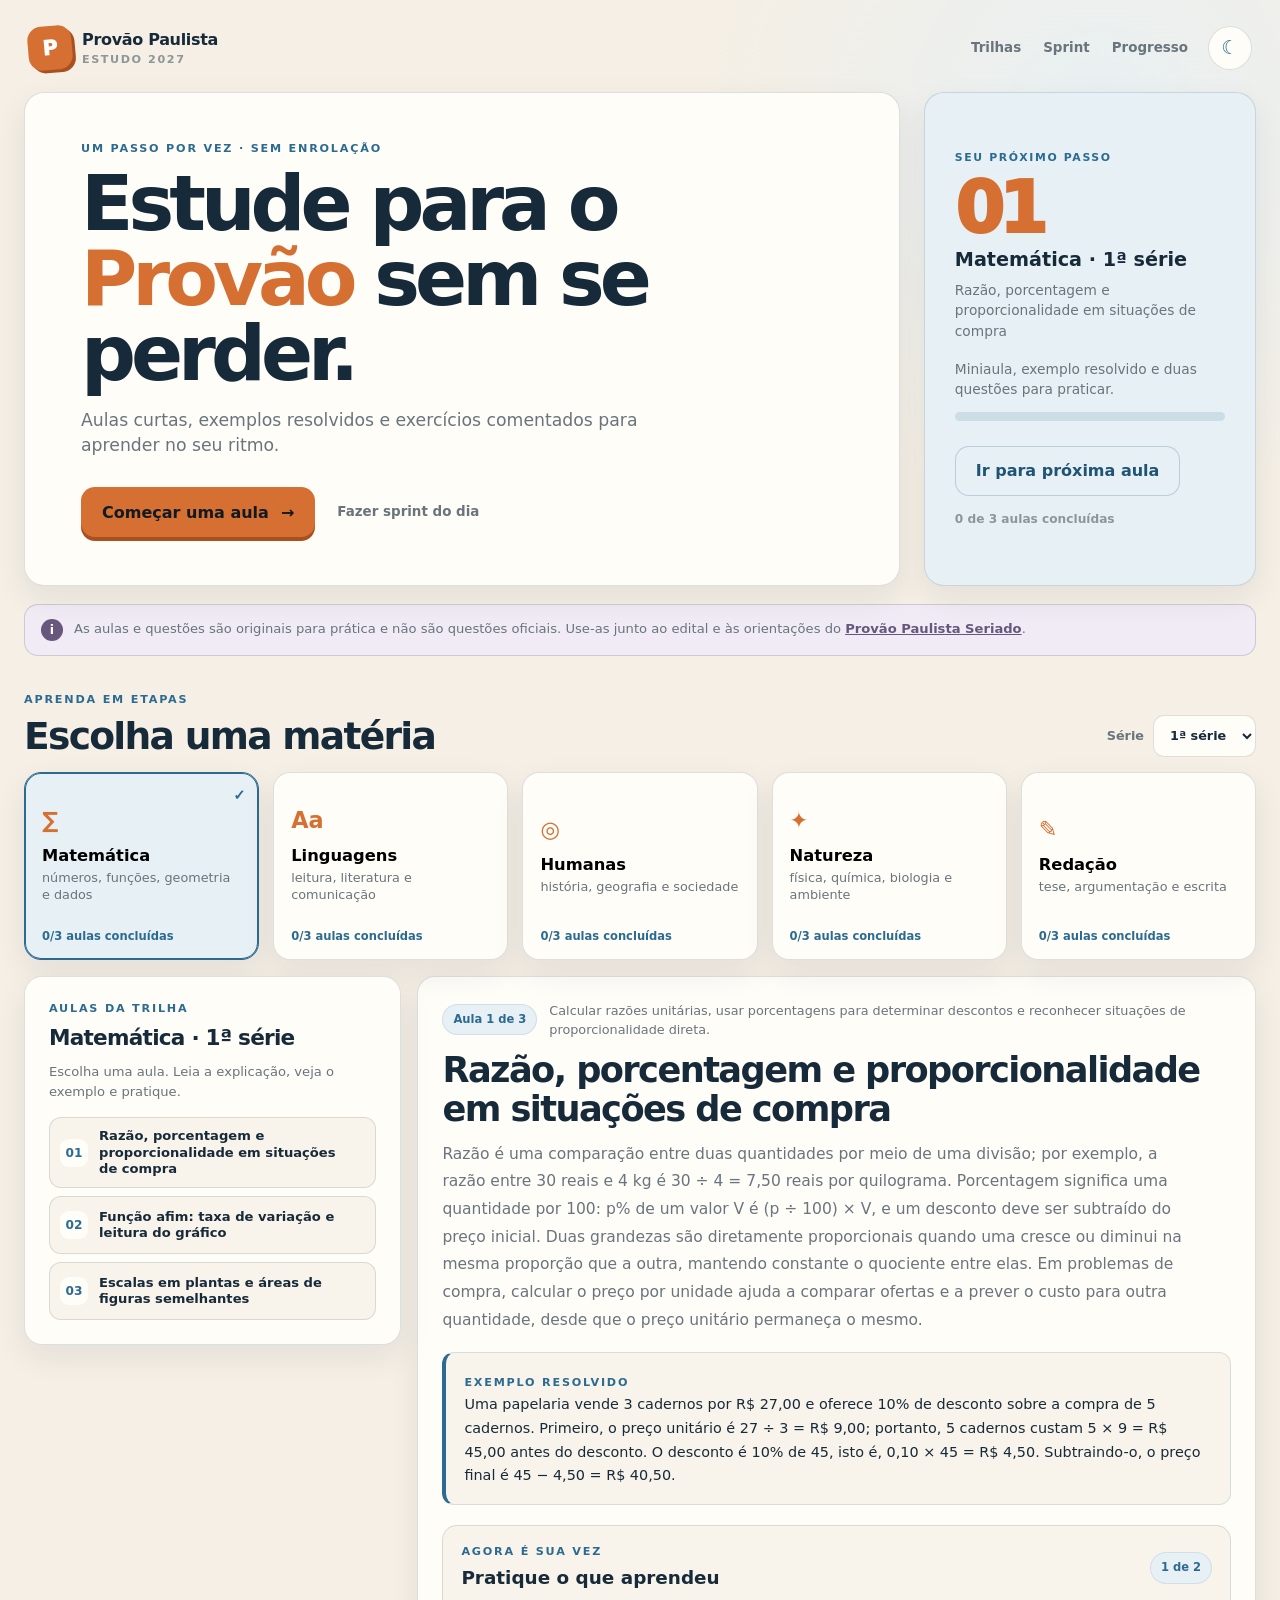
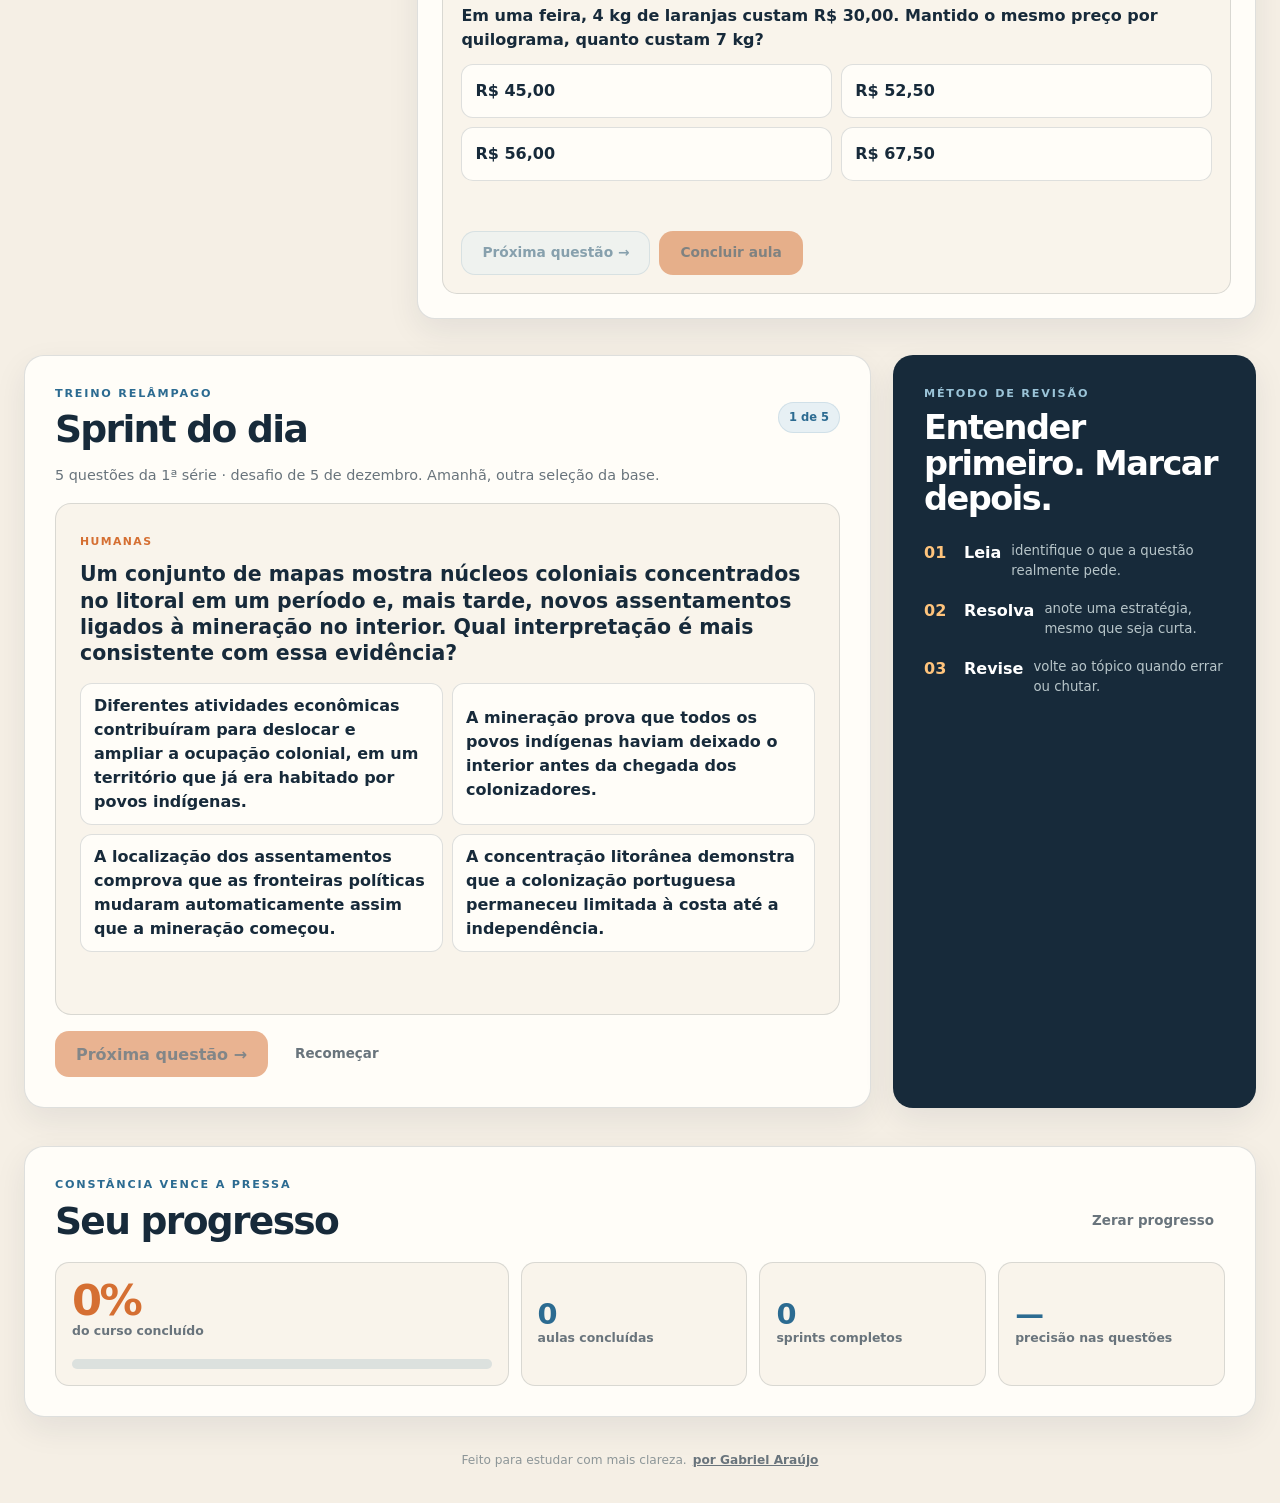
<file: index.html>
<!doctype html>
<html lang="pt-BR">
<head>
  <meta charset="utf-8">
  <meta name="viewport" content="width=device-width, initial-scale=1">
  <meta name="description" content="Aulas curtas, exemplos e exercícios comentados em Matemática, Linguagens, Humanas, Natureza e Redação.">
  <link rel="canonical" href="https://gabrielaraujo-eng.github.io/provao-paulista-2027/">
  <meta property="og:title" content="Provão Paulista 2027 · estudo em ritmo de sprint">
  <meta property="og:description" content="Aulas curtas, exemplos e exercícios comentados em Matemática, Linguagens, Humanas, Natureza e Redação.">
  <meta property="og:type" content="website">
  <meta property="og:url" content="https://gabrielaraujo-eng.github.io/provao-paulista-2027/">
  <meta property="og:image" content="https://gabrielaraujo-eng.github.io/provao-paulista-2027/public/assets/provao-paulista-2027-og.png">
  <meta property="og:image:alt" content="Provão Paulista 2027 — estudo em ritmo de sprint">
  <meta name="twitter:card" content="summary_large_image">
  <meta name="twitter:title" content="Provão Paulista 2027 · estudo em ritmo de sprint">
  <meta name="twitter:description" content="Aulas curtas, exemplos e exercícios comentados em Matemática, Linguagens, Humanas, Natureza e Redação.">
  <meta name="twitter:image" content="https://gabrielaraujo-eng.github.io/provao-paulista-2027/public/assets/provao-paulista-2027-og.png">
  <meta http-equiv="refresh" content="0; url=public/">
  <title>Provão Paulista 2027</title>
  <script>window.location.replace("public/");</script>
</head>
<body>
  <p>Abrindo o <a href="public/">Provão Paulista 2027</a>...</p>
</body>
</html>
</file>
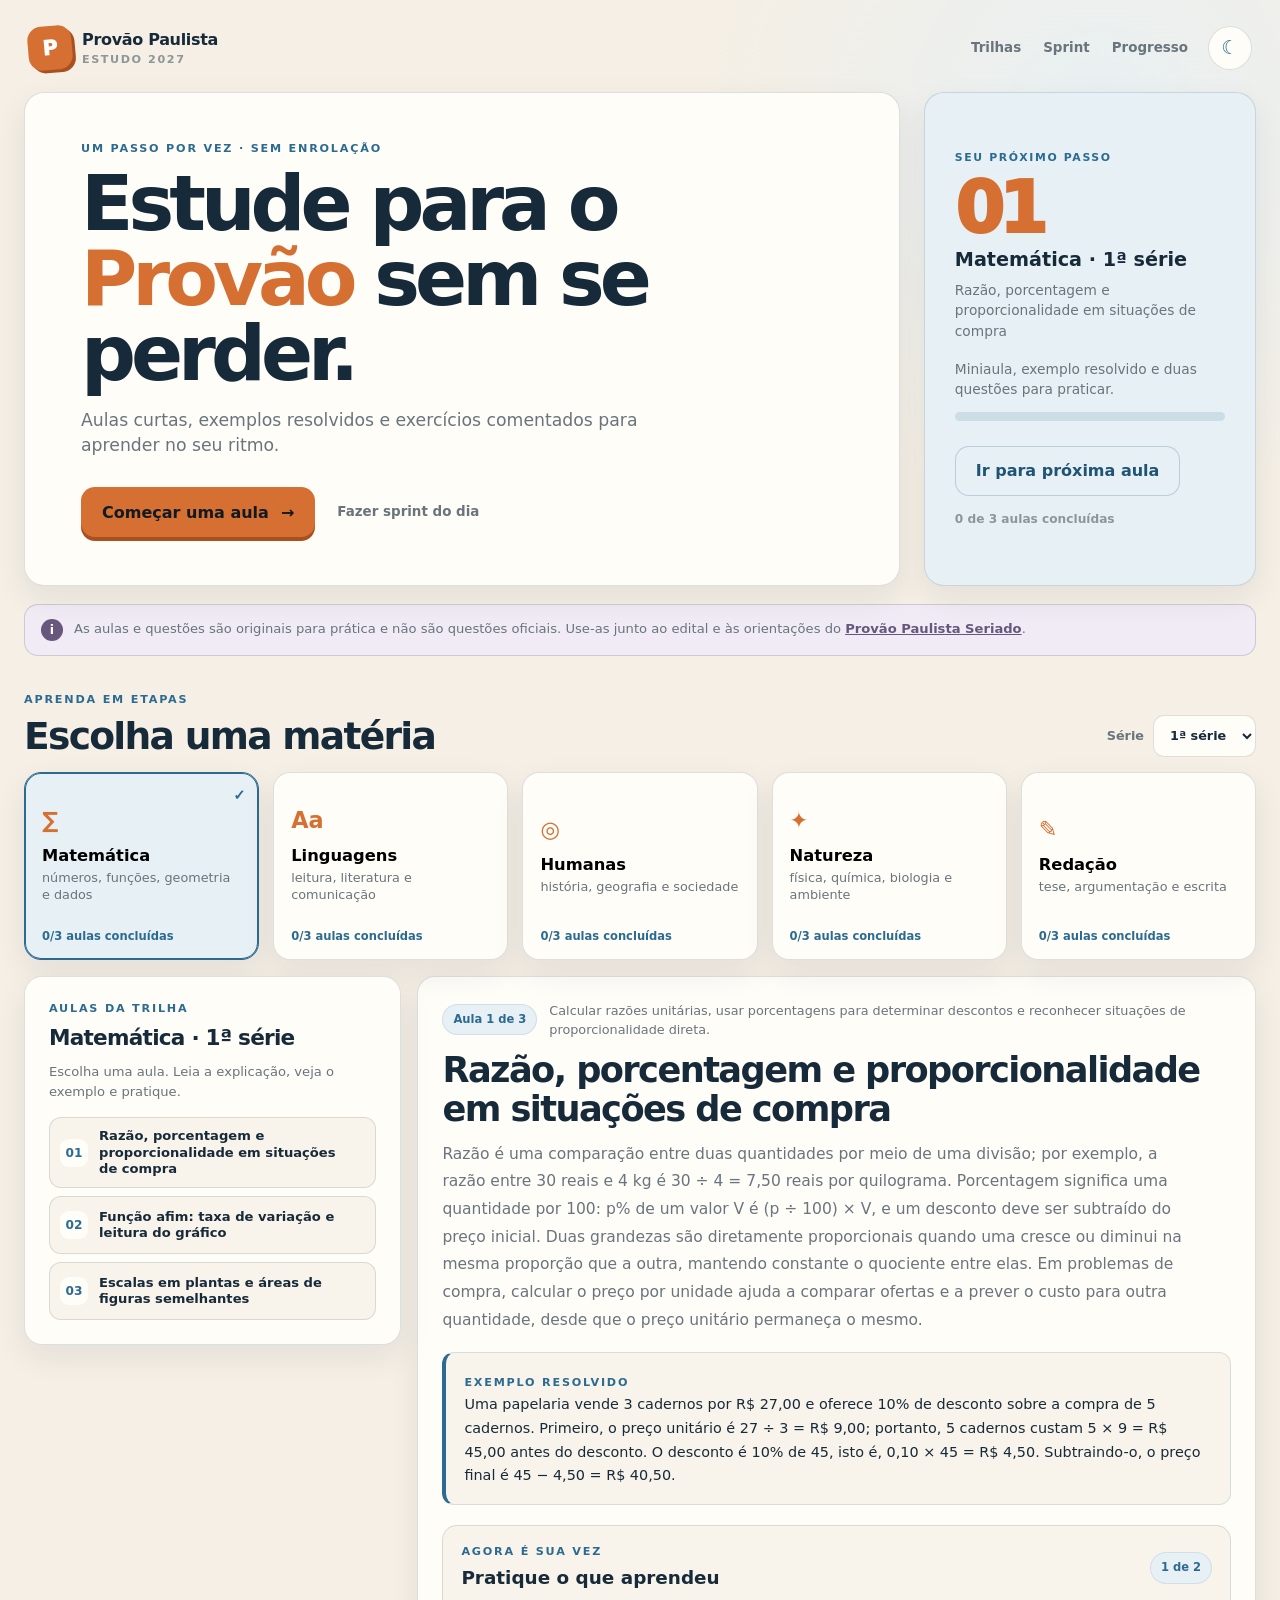
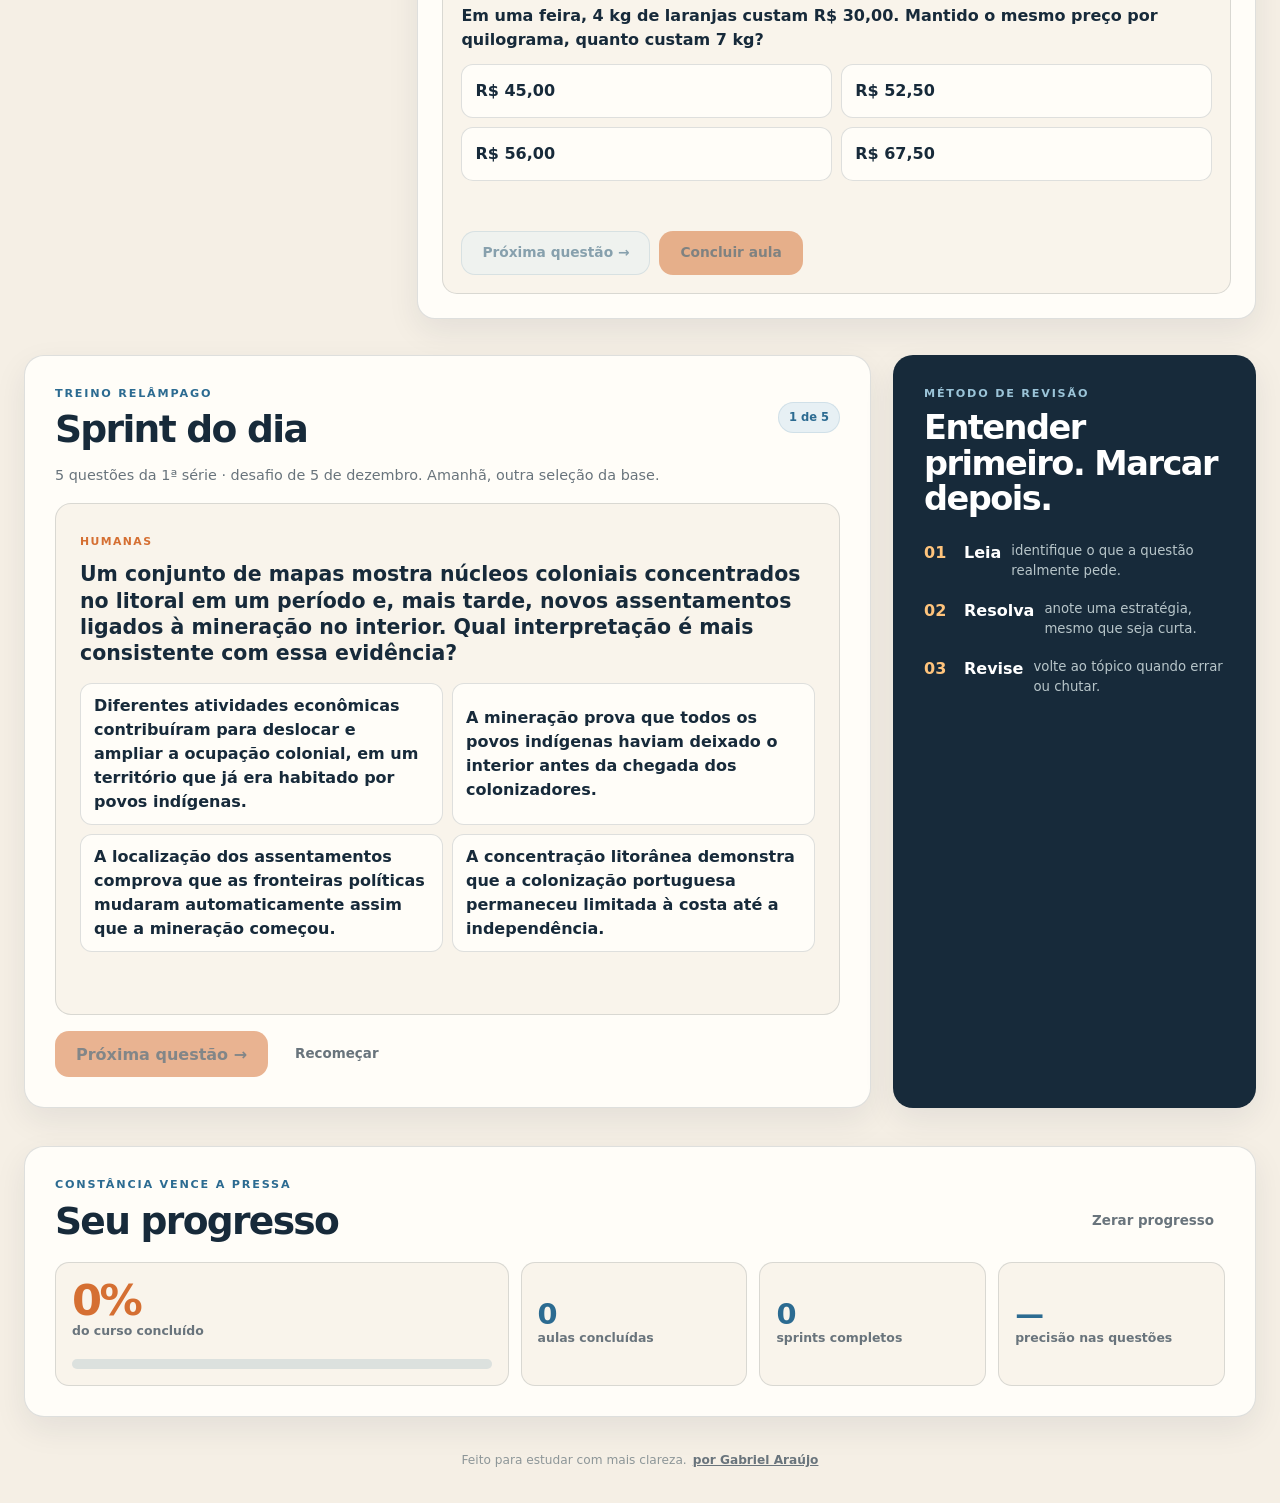
<file: public/index.html>
<!doctype html>
<html lang="pt-BR">
<head>
  <meta charset="utf-8">
  <meta name="viewport" content="width=device-width, initial-scale=1, viewport-fit=cover">
  <meta name="theme-color" content="#f5efe5">
  <meta name="description" content="Estude para o Provão Paulista 2027 com aulas por série, exemplos resolvidos, exercícios comentados e sprints diários.">
  <meta name="author" content="Gabriel Araújo">
  <meta name="robots" content="index, follow, max-image-preview:large">
  <meta name="keywords" content="Provão Paulista 2027, estudar Provão Paulista, questões Provão Paulista, revisão Ensino Médio, Matemática, redação">
  <link rel="canonical" href="https://gabrielaraujo-eng.github.io/provao-paulista-2027/">
  <link rel="alternate" hreflang="pt-BR" href="https://gabrielaraujo-eng.github.io/provao-paulista-2027/">
  <link rel="icon" type="image/svg+xml" href="assets/favicon.svg">
  <link rel="apple-touch-icon" href="assets/favicon.svg">
  <meta property="og:title" content="Provão Paulista 2027 · estudo em ritmo de sprint">
  <meta property="og:description" content="Aulas curtas, exemplos e exercícios comentados em Matemática, Linguagens, Humanas, Natureza e Redação.">
  <meta property="og:type" content="website">
  <meta property="og:url" content="https://gabrielaraujo-eng.github.io/provao-paulista-2027/">
  <meta property="og:site_name" content="Provão Paulista 2027">
  <meta property="og:locale" content="pt_BR">
  <meta property="og:image" content="https://gabrielaraujo-eng.github.io/provao-paulista-2027/assets/provao-paulista-2027-og.png">
  <meta property="og:image:alt" content="Provão Paulista 2027 — estudo em ritmo de sprint">
  <meta property="og:image:type" content="image/png">
  <meta property="og:image:width" content="1200">
  <meta property="og:image:height" content="630">
  <meta name="twitter:card" content="summary_large_image">
  <meta name="twitter:title" content="Provão Paulista 2027 · estudo em ritmo de sprint">
  <meta name="twitter:description" content="Aulas por série, exemplos resolvidos e sprints diários para estudar o Provão Paulista 2027.">
  <meta name="twitter:image" content="https://gabrielaraujo-eng.github.io/provao-paulista-2027/assets/provao-paulista-2027-og.png">
  <meta name="twitter:image:alt" content="Provão Paulista 2027 — estudo em ritmo de sprint">
  <title>Provão Paulista 2027 · estude em ritmo de sprint</title>
  <link rel="stylesheet" href="style.css">
  <script type="application/ld+json">
  {
    "@context":"https://schema.org",
    "@type":"WebSite",
    "name":"Provão Paulista 2027",
    "alternateName":"Estudo Provão Paulista",
    "url":"https://gabrielaraujo-eng.github.io/provao-paulista-2027/",
    "inLanguage":"pt-BR",
    "description":"Cursos gratuitos de Ensino Médio com aulas por série, exercícios comentados e sprints diários originais para o Provão Paulista 2027.",
    "publisher":{"@type":"Person","name":"Gabriel Araújo","url":"https://github.com/gabrielaraujo-eng"},
    "isAccessibleForFree":true,
    "educationalLevel":"Ensino Médio"
  }
  </script>
</head>
<body>
  <div class="app">
    <header class="topbar">
      <a class="brand" href="#inicio" aria-label="Voltar ao início">
        <span class="brand-mark" aria-hidden="true">P</span>
        <span><strong>Provão Paulista</strong><small>estudo 2027</small></span>
      </a>
      <nav class="nav" aria-label="Navegação principal">
        <a href="#trilhas">Trilhas</a>
        <a href="#sprint">Sprint</a>
        <a href="#progresso">Progresso</a>
      </nav>
      <button class="icon-btn" id="btn-theme" type="button" title="Ativar tema escuro" aria-label="Ativar tema escuro" aria-pressed="false">☾</button>
    </header>

    <main id="inicio">
      <section class="hero" aria-labelledby="hero-title">
        <div class="hero-copy">
          <p class="eyebrow">um passo por vez · sem enrolação</p>
          <h1 id="hero-title">Estude para o <em>Provão</em> sem se perder.</h1>
          <p class="lead">Aulas curtas, exemplos resolvidos e exercícios comentados para aprender no seu ritmo.</p>
          <div class="hero-actions">
            <a class="btn btn-primary" href="#trilhas">Começar uma aula <span>→</span></a>
            <a class="text-link" href="#sprint">Fazer sprint do dia</a>
          </div>
        </div>
        <aside class="focus-card" aria-label="Seu foco de hoje">
          <div class="focus-label">seu próximo passo</div>
          <div class="focus-number" id="focus-number">01</div>
          <strong id="focus-title">Escolha uma trilha</strong>
          <p id="focus-topic">Selecione uma trilha para ver o próximo tópico.</p>
          <p id="focus-text">Um tópico por vez já faz diferença.</p>
          <div class="mini-progress" role="progressbar" aria-label="Progresso da trilha" aria-valuemin="0" aria-valuemax="100" aria-valuenow="0"><i id="focus-bar"></i></div>
          <button class="btn btn-secondary" id="btn-go-lesson" type="button">Ir para próxima aula</button>
          <p class="focus-meta" id="focus-meta">0 tópicos concluídos</p>
        </aside>
      </section>

      <section class="notice" aria-label="Aviso sobre o conteúdo">
        <span class="notice-mark">i</span>
        <p>As aulas e questões são originais para prática e não são questões oficiais. Use-as junto ao edital e às orientações do <a href="https://provaopaulistaseriado.vunesp.com.br/" target="_blank" rel="noreferrer">Provão Paulista Seriado</a>.</p>
      </section>

      <section class="section" id="trilhas" aria-labelledby="trilhas-title">
        <div class="section-head"><div><p class="eyebrow">aprenda em etapas</p><h2 id="trilhas-title">Escolha uma matéria</h2></div><label class="series-select">Série <select id="series-select"><option value="1">1ª série</option><option value="2">2ª série</option><option value="3">3ª série</option></select></label></div>
        <div class="tracks" id="tracks" role="group" aria-label="Trilhas de estudo"></div>
        <div class="course-shell" id="course-shell">
          <aside class="course-list" aria-labelledby="course-list-title">
            <p class="eyebrow">aulas da trilha</p>
            <h3 id="course-list-title">Carregando aulas...</h3>
            <p class="course-list-intro">Escolha uma aula. Leia a explicação, veja o exemplo e pratique.</p>
            <div class="lesson-list" id="lesson-list"></div>
          </aside>
          <article class="lesson-view" aria-labelledby="lesson-title">
            <div class="lesson-heading">
              <span class="pill" id="lesson-position">Aula 1</span>
              <span class="lesson-objective" id="lesson-objective">Preparando seu curso...</span>
            </div>
            <h3 id="lesson-title" tabindex="-1">Carregando conteúdo...</h3>
            <div class="lesson-copy" id="lesson-copy"></div>
            <div class="worked-example"><span class="eyebrow">exemplo resolvido</span><p id="lesson-example"></p></div>
            <div class="lesson-practice">
              <div class="lesson-practice-heading"><div><p class="eyebrow">agora é sua vez</p><h4 id="practice-title">Pratique o que aprendeu</h4></div><span class="pill" id="practice-count">1 de 2</span></div>
              <p class="practice-prompt" id="practice-prompt"></p>
              <div class="answers" id="lesson-answers"></div>
              <p class="feedback" id="lesson-feedback" role="status" aria-live="polite"></p>
              <div class="lesson-actions"><button class="btn btn-secondary" id="btn-lesson-next" type="button" disabled>Próxima questão →</button><button class="btn btn-primary" id="btn-lesson-done" type="button" disabled>Concluir aula</button></div>
            </div>
          </article>
        </div>
        <noscript><p>Ative o JavaScript para carregar as aulas e os exercícios interativos de Matemática, Linguagens, Humanas, Natureza e Redação para a série escolhida.</p></noscript>
      </section>

      <section class="section split" id="sprint" aria-labelledby="sprint-title">
        <div class="sprint-panel">
          <div class="section-head compact"><div><p class="eyebrow">treino relâmpago</p><h2 id="sprint-title">Sprint do dia</h2></div><span class="pill" id="question-count">1 de 5</span></div>
          <p class="sprint-intro" id="sprint-intro">Cinco questões diferentes a cada dia, selecionadas da matéria da série escolhida.</p>
          <div class="question-card" id="question-card">
            <span class="question-area" id="question-area">Matemática</span>
            <h3 id="question-text">Carregando questão...</h3>
            <div class="answers" id="answers"></div>
            <p class="feedback" id="feedback" role="status" aria-live="polite"></p>
          </div>
          <div class="sprint-footer"><button class="btn btn-primary" id="btn-next" type="button" disabled>Próxima questão <span>→</span></button><button class="text-btn" id="btn-reset-sprint" type="button">Recomeçar</button></div>
        </div>
        <aside class="method-card">
          <p class="eyebrow">método de revisão</p>
          <h2>Entender primeiro. Marcar depois.</h2>
          <ol><li><b>Leia</b><span>identifique o que a questão realmente pede.</span></li><li><b>Resolva</b><span>anote uma estratégia, mesmo que seja curta.</span></li><li><b>Revise</b><span>volte ao tópico quando errar ou chutar.</span></li></ol>
        </aside>
      </section>

      <section class="section progress-section" id="progresso" aria-labelledby="progress-title">
        <div class="section-head"><div><p class="eyebrow">constância vence a pressa</p><h2 id="progress-title">Seu progresso</h2></div><button class="text-btn" id="btn-clear" type="button">Zerar progresso</button></div>
        <div class="progress-grid"><div class="progress-total"><strong id="progress-percent">0%</strong><span>do curso concluído</span><div class="big-progress"><i id="progress-bar"></i></div></div><div class="stat"><strong id="stat-done">0</strong><span>aulas concluídas</span></div><div class="stat"><strong id="stat-sprints">0</strong><span>sprints completos</span></div><div class="stat"><strong id="stat-accuracy">—</strong><span>precisão nas questões</span></div></div>
      </section>
    </main>

    <footer><span>Feito para estudar com mais clareza.</span><a href="https://github.com/gabrielaraujo-eng" target="_blank" rel="noreferrer">por Gabriel Araújo</a></footer>
  </div>
  <div class="toast" id="toast" role="status" aria-live="polite"></div>
  <script src="script.js"></script>
</body>
</html>
</file>
<file: public/style.css>
:root {
  color-scheme: light;
  --bg: #f5efe5;
  --paper: #fffdf8;
  --paper-2: #f9f4eb;
  --ink: #172a3a;
  --muted: #69747c;
  --soft: #8d9698;
  --line: rgba(23, 42, 58, .14);
  --blue: #2c6b91;
  --blue-dark: #1f5475;
  --orange: #d56f32;
  --orange-hover: #e48447;
  --orange-dark: #a95023;
  --button-ink: #111a22;
  --green: #287957;
  --red: #a44244;
  --violet: #67577d;
  --shadow: 0 12px 32px rgba(23, 42, 58, .08);
  --shadow-hover: 0 16px 34px rgba(23, 42, 58, .13);
  --radius: 20px;
}

* { box-sizing: border-box; }
html { scroll-behavior: smooth; scroll-padding-top: 18px; }
body {
  min-width: 320px;
  margin: 0;
  background: radial-gradient(circle at 86% 4%, rgba(231, 240, 244, .9), transparent 25rem), var(--bg);
  color: var(--ink);
  font: 16px/1.5 Inter, ui-sans-serif, system-ui, -apple-system, "Segoe UI", sans-serif;
  -webkit-font-smoothing: antialiased;
}
a { color: inherit; }
button, select { font: inherit; }
button { -webkit-tap-highlight-color: transparent; }
.app { width: min(calc(100% - 48px), 1240px); margin: auto; padding: 26px 0 34px; }
.topbar { display: flex; align-items: center; gap: 20px; margin: 0 4px 22px; }
.brand { display: flex; align-items: center; gap: 10px; margin-right: auto; text-decoration: none; }
.brand-mark {
  display: grid; width: 44px; height: 44px; place-items: center; border-radius: 14px;
  background: var(--orange); color: #fff; font-size: 1.28rem; font-weight: 950;
  transform: rotate(-5deg); box-shadow: 3px 3px 0 var(--orange-dark);
}
.brand strong, .brand small { display: block; }
.brand strong { font-size: 1rem; letter-spacing: -.02em; }
.brand small { color: var(--soft); font-size: .7rem; font-weight: 800; letter-spacing: .14em; text-transform: uppercase; }
.nav { display: flex; gap: 22px; }
.nav a, .text-link, .text-btn { color: var(--muted); font-size: .84rem; font-weight: 800; text-decoration: none; }
.nav a:hover, .text-link:hover, .text-btn:hover { color: var(--blue); }
.icon-btn {
  display: grid; width: 44px; height: 44px; place-items: center; border: 1px solid var(--line);
  border-radius: 50%; background: var(--paper); color: var(--blue); font-size: 1.2rem; cursor: pointer;
  transition: transform .18s ease, background .18s ease, border-color .18s ease;
}
.icon-btn:hover { transform: rotate(-8deg); border-color: var(--blue); background: #e7f0f4; }
.hero { display: grid; grid-template-columns: minmax(0, 1.45fr) minmax(310px, .55fr); gap: 24px; }
.hero-copy, .focus-card, .sprint-panel, .method-card, .progress-section {
  border: 1px solid var(--line); border-radius: var(--radius); background: var(--paper); box-shadow: var(--shadow);
}
.hero-copy { display: flex; min-height: 340px; flex-direction: column; justify-content: center; padding: 48px 56px; }
.eyebrow { margin: 0 0 8px; color: var(--blue); font-size: .7rem; font-weight: 900; letter-spacing: .16em; text-transform: uppercase; }
.hero h1 { max-width: 720px; margin: 0 0 16px; font-size: clamp(2.6rem, 6vw, 4.8rem); line-height: .98; letter-spacing: -.065em; }
.hero h1 em { color: var(--orange); font-style: normal; }
.lead { max-width: 590px; margin: 0; color: var(--muted); font-size: 1.08rem; }
.hero-actions { display: flex; align-items: center; gap: 22px; margin-top: 28px; }
.btn {
  display: inline-flex; min-height: 50px; align-items: center; justify-content: center; gap: 12px;
  padding: 12px 20px; border: 1px solid transparent; border-radius: 14px; cursor: pointer;
  font-weight: 850; line-height: 1.2; text-align: center; text-decoration: none;
  transition: transform .16s ease, box-shadow .16s ease, background .16s ease, border-color .16s ease;
}
.btn-primary { background: var(--orange); color: var(--button-ink); box-shadow: 0 4px 0 var(--orange-dark); }
.btn-primary:hover:not(:disabled) { transform: translateY(-2px); background: var(--orange-hover); box-shadow: 0 6px 0 var(--orange-dark), 0 10px 20px rgba(169, 80, 35, .16); }
.btn-secondary { border-color: rgba(44, 107, 145, .25); background: #e7f0f4; color: var(--blue-dark); }
.btn-secondary:hover:not(:disabled) { transform: translateY(-2px); border-color: var(--blue); background: #dcebf1; }
.btn:active:not(:disabled) { transform: translateY(1px); box-shadow: none; }
.btn:disabled { cursor: not-allowed; opacity: .52; box-shadow: none; }
.focus-card { display: flex; min-height: 340px; flex-direction: column; justify-content: center; padding: 30px; background: #e7f0f4; }
.focus-label { color: var(--blue); font-size: .68rem; font-weight: 900; letter-spacing: .15em; text-transform: uppercase; }
.focus-number { margin: 7px 0 2px; color: var(--orange); font-size: 4.4rem; font-weight: 950; line-height: 1; letter-spacing: -.08em; }
.focus-card strong { font-size: 1.2rem; }
.focus-card p { margin: 5px 0 12px; color: var(--muted); font-size: .86rem; }
.focus-card .focus-meta { margin: 0; color: var(--soft); font-size: .76rem; font-weight: 750; }
.focus-card .btn { align-self: flex-start; margin: 16px 0 14px; }
.mini-progress, .big-progress { height: 9px; overflow: hidden; border-radius: 99px; background: rgba(44, 107, 145, .14); }
.mini-progress { margin: 0 0 9px; }
.mini-progress i, .big-progress i { display: block; width: 0; height: 100%; border-radius: inherit; background: var(--blue); transition: width .35s ease; }
.notice { display: flex; align-items: flex-start; gap: 11px; margin: 18px 0 34px; padding: 14px 16px; border: 1px solid rgba(103, 87, 125, .24); border-radius: 14px; background: #f0ebf4; color: var(--muted); font-size: .82rem; }
.notice p { margin: 0; }
.notice a { color: var(--violet); font-weight: 800; }
.notice-mark { display: grid; width: 22px; height: 22px; flex: 0 0 auto; place-items: center; border-radius: 50%; background: var(--violet); color: #fff; font-size: .78rem; font-weight: 900; }
.section { margin-top: 36px; }
.section-head { display: flex; align-items: flex-end; justify-content: space-between; gap: 16px; margin-bottom: 15px; }
.section-head h2, .method-card h2 { margin: 0; font-size: clamp(1.6rem, 3vw, 2.35rem); line-height: 1.05; letter-spacing: -.045em; }
.series-select { display: flex; align-items: center; gap: 9px; color: var(--muted); font-size: .8rem; font-weight: 800; }
.series-select select { min-height: 42px; padding: 8px 12px; border: 1px solid var(--line); border-radius: 11px; background: var(--paper); color: var(--ink); font-weight: 800; cursor: pointer; }
.tracks { display: grid; grid-template-columns: repeat(5, 1fr); gap: 14px; }
.track {
  position: relative; min-height: 188px; padding: 19px 17px 42px; border: 1px solid var(--line); border-radius: 17px;
  background: var(--paper); box-shadow: var(--shadow); cursor: pointer; text-align: left;
  transition: transform .17s ease, border-color .17s ease, box-shadow .17s ease, background .17s ease;
}
.track:hover { transform: translateY(-3px); border-color: rgba(44, 107, 145, .55); box-shadow: var(--shadow-hover); }
.track.selected { border-color: var(--blue); background: #e7f0f4; box-shadow: inset 0 0 0 1px var(--blue), var(--shadow); }
.track[aria-pressed="true"]:after { position: absolute; top: 12px; right: 13px; color: var(--blue); content: "✓"; font-size: .9rem; font-weight: 950; }
.track-icon { color: var(--orange); font-size: 1.4rem; font-weight: 850; }
.track h3 { margin: 9px 0 4px; font-size: 1.02rem; line-height: 1.1; }
.track p { margin: 0; color: var(--muted); font-size: .8rem; line-height: 1.38; }
.track .track-count { position: absolute; bottom: 13px; left: 17px; color: var(--blue); font-size: .72rem; font-weight: 850; }
.split { display: grid; grid-template-columns: minmax(0, 1.4fr) minmax(300px, .6fr); gap: 22px; }
.sprint-panel, .method-card, .progress-section { padding: 30px; }
.section-head.compact { align-items: center; }
.pill { padding: 6px 10px; border: 1px solid rgba(44, 107, 145, .12); border-radius: 999px; background: #e7f0f4; color: var(--blue); font-size: .72rem; font-weight: 900; white-space: nowrap; }
.sprint-intro { margin: 0 0 17px; color: var(--muted); font-size: .9rem; }
.question-card { padding: 24px; border: 1px solid var(--line); border-radius: 16px; background: var(--paper-2); }
.question-area { color: var(--orange); font-size: .68rem; font-weight: 900; letter-spacing: .13em; text-transform: uppercase; }
.question-card h3 { min-height: 52px; margin: 9px 0 17px; font-size: 1.28rem; line-height: 1.28; }
.answers { display: grid; grid-template-columns: repeat(2, minmax(0, 1fr)); gap: 9px; }
.answer {
  min-height: 54px; padding: 10px 13px; border: 1px solid var(--line); border-radius: 12px;
  background: var(--paper); color: var(--ink); cursor: pointer; font-weight: 750; text-align: left;
  transition: transform .15s ease, border-color .15s ease, background .15s ease, box-shadow .15s ease;
}
.answer:hover:not(:disabled) { transform: translateY(-1px); border-color: var(--blue); box-shadow: 0 4px 12px rgba(44, 107, 145, .1); }
.answer.correct { border-color: var(--green); background: #e4f2e9; color: #1d6246; }
.answer.wrong { border-color: #b84f50; background: #f7e7e5; color: var(--red); }
.answer:disabled { cursor: default; }
.feedback { min-height: 25px; margin: 13px 0 0; font-size: .86rem; font-weight: 800; }
.feedback.good { color: var(--green); }
.feedback.bad { color: var(--red); }
.sprint-footer { display: flex; align-items: center; gap: 16px; margin-top: 16px; }
.sprint-footer .btn { min-height: 46px; }
.text-btn { min-height: 42px; padding: 8px 10px; border: 1px solid transparent; border-radius: 10px; background: transparent; cursor: pointer; }
.text-btn:hover { border-color: var(--line); background: rgba(255, 253, 248, .7); }
.method-card { background: var(--ink); color: #fff; }
.method-card .eyebrow { color: #9bc4d8; }
.method-card h2 { max-width: 310px; margin-bottom: 25px; color: #fff; font-size: 2.1rem; }
.method-card ol { display: grid; gap: 18px; margin: 0; padding: 0; counter-reset: method; list-style: none; }
.method-card li { display: grid; grid-template-columns: 30px max-content minmax(0, 1fr); gap: 10px; counter-increment: method; }
.method-card li:before { color: #ffc47c; content: counter(method, decimal-leading-zero); font-weight: 900; }
.method-card li b, .method-card li span { display: block; min-width: 0; }
.method-card li span { color: #b8c6ca; font-size: .83rem; }
.progress-section { margin-top: 38px; }
.progress-section .section-head { margin-bottom: 20px; }
.progress-grid { display: grid; grid-template-columns: 2fr repeat(3, 1fr); align-items: stretch; gap: 12px; }
.progress-total, .stat { padding: 16px; border: 1px solid var(--line); border-radius: 14px; background: var(--paper-2); }
.progress-total strong { display: block; color: var(--orange); font-size: 2.7rem; line-height: 1; letter-spacing: -.06em; }
.progress-total span, .stat span { display: block; color: var(--muted); font-size: .78rem; font-weight: 750; }
.big-progress { height: 10px; margin-top: 18px; }
.stat { display: flex; flex-direction: column; justify-content: center; }
.stat strong { color: var(--blue); font-size: 1.8rem; line-height: 1; }
footer { display: flex; justify-content: center; gap: 6px; margin-top: 34px; color: var(--soft); font-size: .76rem; }
footer a { color: var(--muted); font-weight: 800; }
.toast { position: fixed; z-index: 5; right: 18px; bottom: 22px; max-width: min(420px, calc(100% - 36px)); padding: 12px 16px; transform: translateY(14px); border-radius: 12px; background: var(--ink); color: #fff; font-size: .84rem; font-weight: 750; opacity: 0; pointer-events: none; box-shadow: 0 8px 24px rgba(23, 42, 58, .2); transition: opacity .2s ease, transform .2s ease; }
.toast.show { transform: translateY(0); opacity: 1; }
:focus-visible { outline: 3px solid var(--orange); outline-offset: 4px; }
::selection { background: #c5dce6; color: var(--ink); }

@media (max-width: 900px) {
  .hero, .split { grid-template-columns: 1fr; }
  .hero-copy, .focus-card { min-height: auto; }
  .focus-card { padding: 26px; }
  .tracks { grid-template-columns: repeat(3, 1fr); }
  .progress-grid { grid-template-columns: repeat(3, 1fr); }
  .progress-total { grid-column: 1 / -1; }
}
@media (max-width: 600px) {
  html { scroll-padding-top: 12px; }
  .app { width: min(calc(100% - 16px), 520px); padding: 10px 0 calc(22px + env(safe-area-inset-bottom)); }
  .topbar { flex-wrap: wrap; gap: 8px; margin: 0 4px 16px; }
  .brand { width: calc(100% - 54px); }
  .icon-btn { order: 2; }
  .nav { order: 3; width: 100%; justify-content: space-between; gap: 8px; padding-top: 9px; border-top: 1px solid var(--line); }
  .nav a { padding: 5px 2px; font-size: .76rem; }
  .hero { gap: 12px; }
  .hero-copy { padding: 28px 19px; }
  .hero h1 { font-size: clamp(2.5rem, 13vw, 3.7rem); }
  .lead { font-size: .98rem; }
  .hero-actions { align-items: stretch; flex-direction: column; gap: 10px; margin-top: 22px; }
  .hero-actions .btn { width: 100%; }
  .focus-card { padding: 20px; }
  .focus-number { font-size: 3.8rem; }
  .notice { margin: 14px 0 28px; padding: 12px; font-size: .78rem; }
  .section { margin-top: 28px; }
  .section-head { align-items: flex-start; flex-direction: column; }
  .section-head .series-select { align-self: stretch; justify-content: space-between; }
  .tracks { grid-template-columns: repeat(2, minmax(0, 1fr)); gap: 8px; }
  .track { min-height: 154px; padding: 14px 12px 40px; }
  .track h3 { font-size: .92rem; }
  .track p { font-size: .74rem; }
  .track .track-count { bottom: 10px; left: 12px; font-size: .68rem; }
  .split { gap: 12px; }
  .sprint-panel, .method-card, .progress-section { padding: 17px; }
  .section-head.compact { align-items: flex-start; flex-direction: row; }
  .section-head.compact h2 { font-size: 1.65rem; }
  .pill { margin-top: 4px; }
  .question-card { padding: 15px; }
  .question-card h3 { min-height: 0; font-size: 1.05rem; }
  .answers { gap: 7px; }
  .answer { min-height: 58px; padding: 9px; font-size: .84rem; }
  .sprint-footer { align-items: stretch; flex-direction: column; gap: 8px; }
  .sprint-footer .btn { width: 100%; }
  .text-btn { min-height: 44px; }
  .progress-grid { grid-template-columns: repeat(2, minmax(0, 1fr)); gap: 8px; }
  .progress-total { grid-column: 1 / -1; }
  .stat { min-height: 82px; padding: 13px; }
  .stat strong { font-size: 1.55rem; }
  footer { align-items: center; flex-direction: column; }
  .toast { right: 12px; bottom: calc(12px + env(safe-area-inset-bottom)); max-width: calc(100% - 24px); }
}
@media (prefers-reduced-motion: reduce) {
  *, *::before, *::after { scroll-behavior: auto !important; transition-duration: .01ms !important; animation-duration: .01ms !important; animation-iteration-count: 1 !important; }
}


/* A camada de curso mantém a identidade do site e dá espaço ao conteúdo didático. */
.course-shell {
  display: grid;
  grid-template-columns: minmax(250px, .72fr) minmax(0, 1.6fr);
  gap: 16px;
  margin-top: 16px;
  align-items: start;
}
.course-list, .lesson-view {
  min-width: 0;
  padding: 24px;
  border: 1px solid var(--line);
  border-radius: 18px;
  background: var(--paper);
  box-shadow: var(--shadow);
}
.course-list { position: sticky; top: 16px; }
.course-list .eyebrow { margin-bottom: 5px; }
.course-list h3 { margin: 0; font-size: 1.35rem; letter-spacing: -.035em; }
.course-list-intro { margin: 7px 0 16px; color: var(--muted); font-size: .82rem; }
.lesson-list { display: grid; gap: 8px; }
.lesson-link {
  display: grid;
  width: 100%;
  grid-template-columns: 30px minmax(0, 1fr) 20px;
  align-items: center;
  gap: 9px;
  min-height: 58px;
  padding: 10px;
  border: 1px solid var(--line);
  border-radius: 12px;
  background: var(--paper-2);
  color: var(--ink);
  cursor: pointer;
  text-align: left;
  transition: background .15s ease, border-color .15s ease, transform .15s ease;
}
.lesson-link:hover { transform: translateX(2px); border-color: var(--blue); }
.lesson-link[aria-current="true"] { border-color: var(--blue); background: #e7f0f4; box-shadow: inset 0 0 0 1px var(--blue); }
.lesson-link .lesson-index { display: grid; width: 28px; height: 28px; place-items: center; border-radius: 9px; background: var(--paper); color: var(--blue); font-size: .76rem; font-weight: 900; }
.lesson-link .lesson-link-title { font-size: .82rem; font-weight: 800; line-height: 1.25; }
.lesson-link .lesson-check { color: var(--green); font-weight: 950; }
.lesson-heading { display: flex; align-items: center; gap: 12px; margin-bottom: 11px; }
.lesson-objective { color: var(--muted); font-size: .8rem; }
.lesson-view > h3 { margin: 0 0 12px; font-size: clamp(1.55rem, 3vw, 2.2rem); line-height: 1.12; letter-spacing: -.045em; }
.lesson-copy { max-width: 75ch; color: var(--muted); font-size: .97rem; line-height: 1.78; white-space: pre-line; }
.worked-example { margin-top: 18px; padding: 16px 18px; border: 1px solid rgba(44, 107, 145, .16); border-left: 4px solid var(--blue); border-radius: 12px; background: var(--paper-2); }
.worked-example .eyebrow { margin-bottom: 5px; }
.worked-example p { margin: 0; color: var(--ink); font-size: .9rem; line-height: 1.65; white-space: pre-line; }
.lesson-practice { margin-top: 20px; padding: 18px; border: 1px solid var(--line); border-radius: 15px; background: var(--paper-2); }
.lesson-practice-heading { display: flex; align-items: center; justify-content: space-between; gap: 12px; margin-bottom: 12px; }
.lesson-practice-heading .eyebrow { margin-bottom: 3px; }
.lesson-practice-heading h4 { margin: 0; font-size: 1.15rem; }
.practice-prompt { margin: 0 0 12px; font-weight: 750; line-height: 1.5; }
.lesson-actions { display: flex; flex-wrap: wrap; gap: 9px; margin-top: 12px; }
.lesson-actions .btn { min-height: 44px; font-size: .86rem; }
.lesson-empty { padding: 14px; border: 1px dashed var(--line); border-radius: 12px; color: var(--muted); font-size: .86rem; }
.course-error { color: var(--red); font-weight: 750; }
body.dark-theme {
  color-scheme: dark;
  --bg: #111a22;
  --paper: #1b2832;
  --paper-2: #17232c;
  --ink: #edf2f3;
  --muted: #bac5cb;
  --soft: #9baab1;
  --line: rgba(221, 234, 240, .16);
  --blue: #82bdd9;
  --blue-dark: #aed7e9;
  --orange: #f09b63;
  --orange-hover: #ffae7b;
  --orange-dark: #9d4f28;
  --button-ink: #111a22;
  --green: #8ad0aa;
  --red: #ff9b9c;
  --violet: #c6addf;
  --shadow: 0 12px 32px rgba(0, 0, 0, .22);
  --shadow-hover: 0 16px 34px rgba(0, 0, 0, .34);
  background: radial-gradient(circle at 86% 4%, rgba(53, 91, 109, .34), transparent 26rem), var(--bg);
}
body.dark-theme .focus-card, body.dark-theme .track.selected, body.dark-theme .lesson-link[aria-current="true"] { background: #243946; }
body.dark-theme .notice { border-color: rgba(198, 173, 223, .28); background: #2c2634; }
body.dark-theme .notice-mark { background: #715f87; }
body.dark-theme .btn-secondary { border-color: rgba(130, 189, 217, .25); background: #263b48; color: #d6edf7; }
body.dark-theme .btn-secondary:hover:not(:disabled) { background: #304a59; }
body.dark-theme .answer.correct { background: #203d31; color: #a9e1c2; }
body.dark-theme .answer.wrong { background: #462b2d; color: #ffc0c0; }
body.dark-theme .method-card { background: #0b1218; }
body.dark-theme .worked-example { border-color: rgba(130, 189, 217, .2); }
body.dark-theme .pill { border-color: rgba(130, 189, 217, .2); background: #263b48; color: #b8dced; }
@media (max-width: 900px) {
  .course-shell { grid-template-columns: 1fr; }
  .course-list { position: static; }
  .lesson-list { grid-template-columns: repeat(2, minmax(0, 1fr)); }
}
@media (max-width: 600px) {
  .course-list, .lesson-view { padding: 16px; }
  .lesson-list { grid-template-columns: 1fr; }
  .lesson-heading { align-items: flex-start; flex-direction: column; gap: 5px; }
  .lesson-view > h3 { font-size: 1.6rem; }
  .lesson-copy { font-size: .9rem; line-height: 1.7; }
  .worked-example, .lesson-practice { padding: 13px; }
  .lesson-practice-heading { align-items: flex-start; }
  .lesson-actions { align-items: stretch; flex-direction: column; }
  .lesson-actions .btn { width: 100%; }
}
</file>
